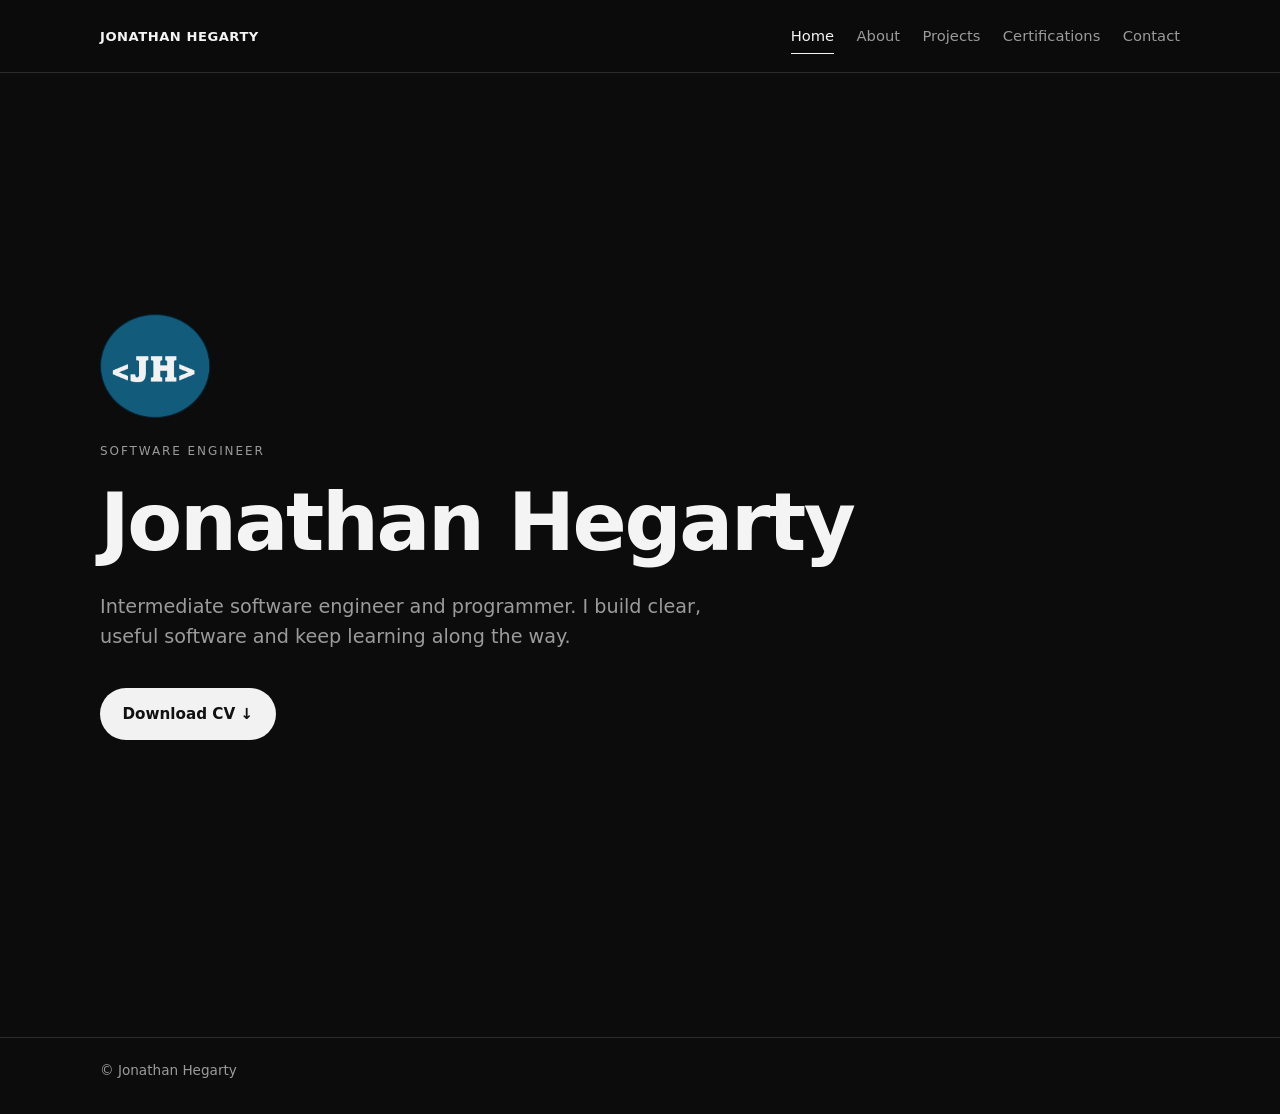
<file: index.html>
<!DOCTYPE html>
<html lang="en">
  <head>
    <meta charset="UTF-8">
    <meta name="viewport" content="width=device-width, initial-scale=1.0">
    <title>Jonathan Hegarty</title>
    <link rel="stylesheet" href="Styles/main.css">
  </head>
  <body>
    <header class="site-header">
      <div class="nav-wrap">
        <a class="brand" href="index.html">Jonathan Hegarty</a>
        <input type="checkbox" id="nav-toggle" class="nav-toggle">
        <label for="nav-toggle" class="nav-toggle-label" aria-label="Open menu"><span></span></label>
        <nav class="nav">
          <a href="index.html" class="is-active">Home</a>
          <a href="about-me.html">About</a>
          <a href="projects.html">Projects</a>
          <a href="certifications.html">Certifications</a>
          <a href="contact-me.html">Contact</a>
        </nav>
      </div>
    </header>

    <main>
      <section class="hero">
        <img src="Images/logo.png" alt="Jonathan Hegarty logo" class="hero-logo">
        <p class="eyebrow">Software engineer</p>
        <h1>Jonathan Hegarty</h1>
        <p class="lede">Intermediate software engineer and programmer. I build clear, useful software and keep learning along the way.</p>
        <a class="btn" href="Jonathan-Hegarty_CV.docx" download="Jonathan-Hegarty_CV.docx">Download CV ↓</a>
      </section>
    </main>

    <footer class="site-footer">
      <p>© Jonathan Hegarty</p>
    </footer>
  </body>
</html>
</file>
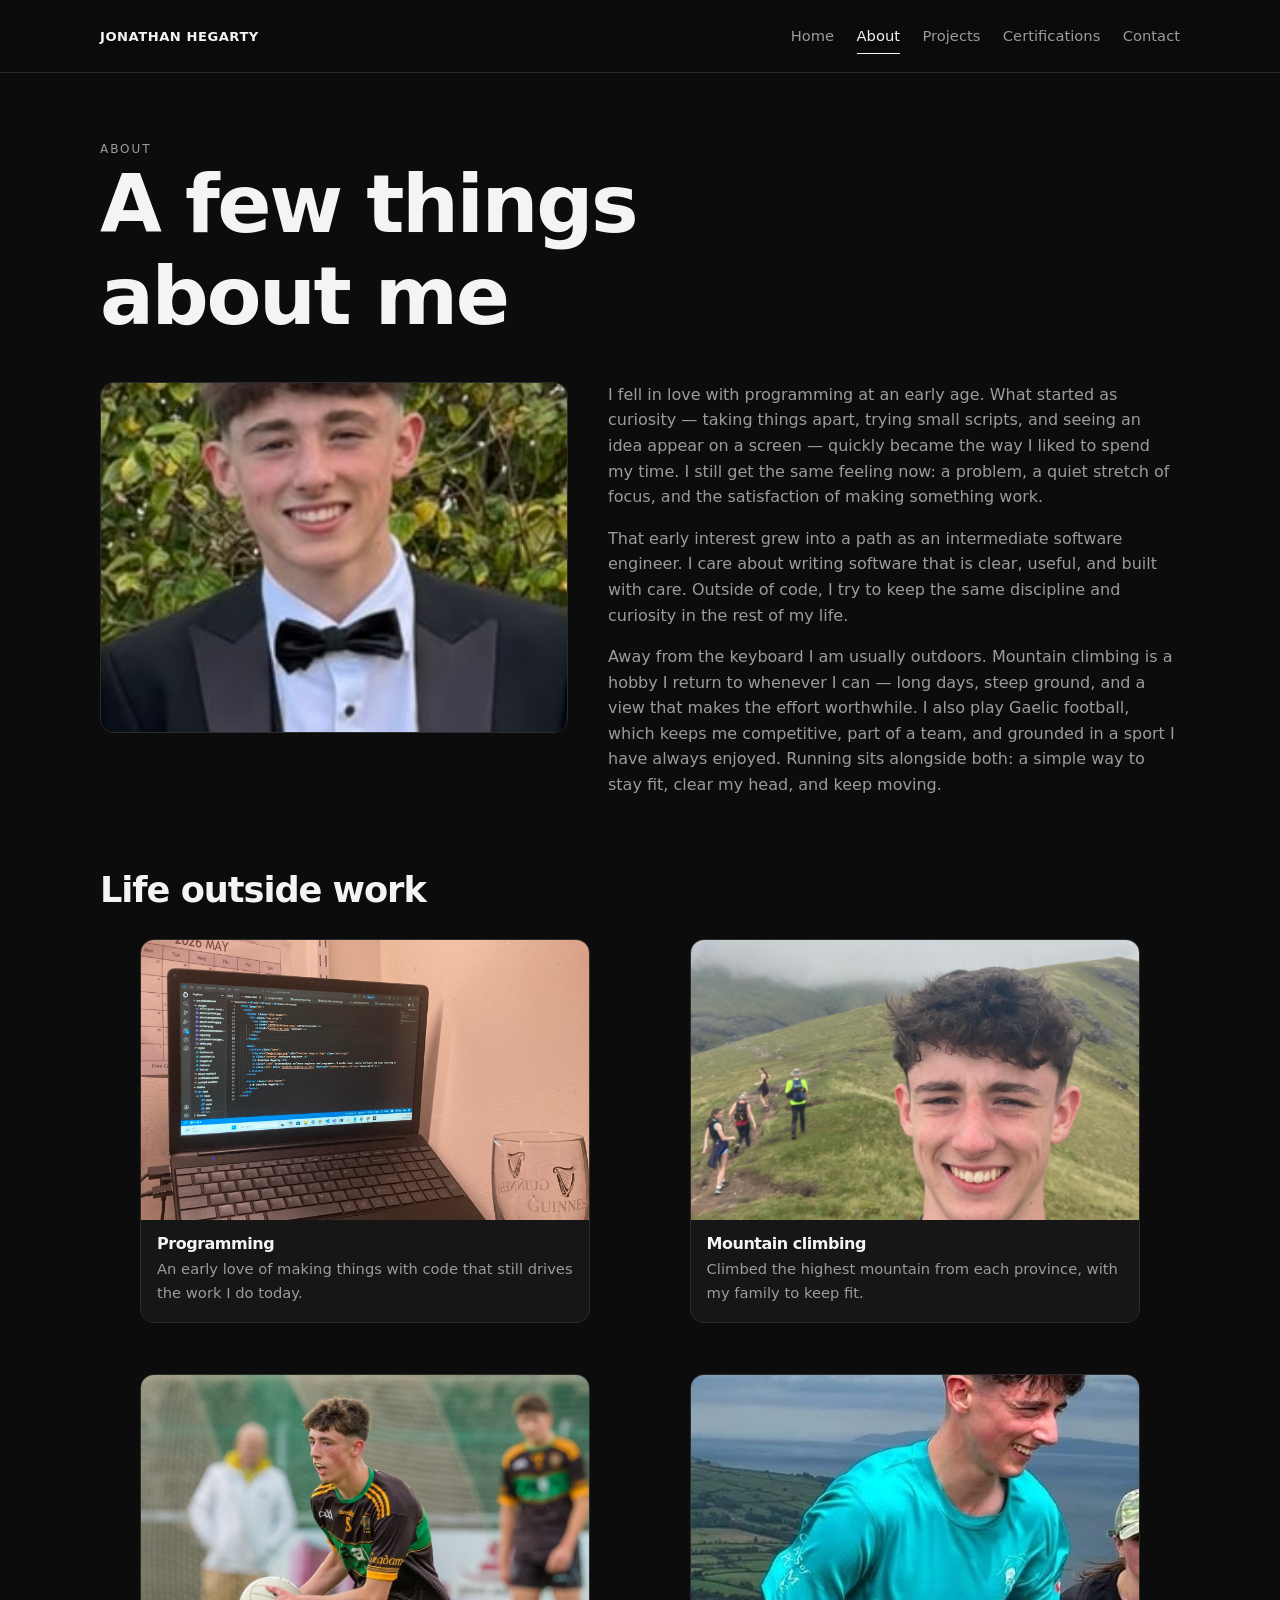
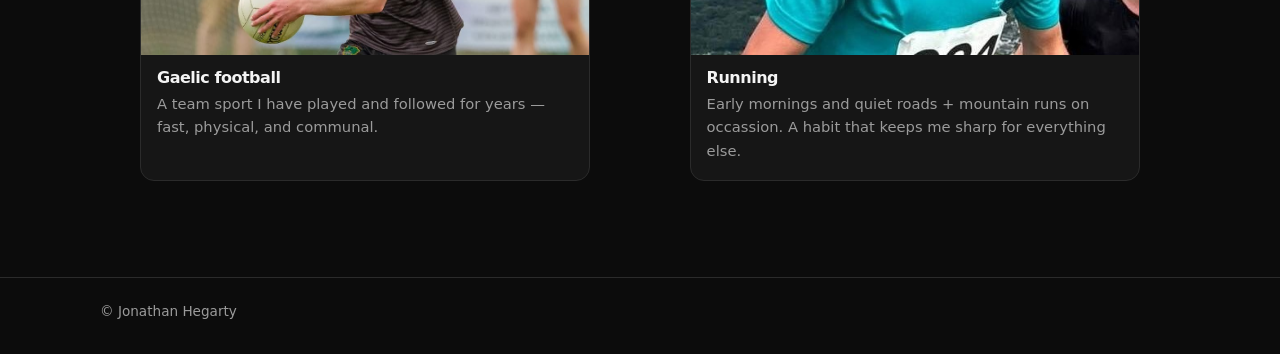
<file: about-me.html>
<!DOCTYPE html>
<html lang="en">
  <head>
    <meta charset="UTF-8">
    <meta name="viewport" content="width=device-width, initial-scale=1.0">
    <title>About me · Jonathan Hegarty</title>
    <link rel="stylesheet" href="Styles/main.css">
  </head>
  <body>
    <header class="site-header">
      <div class="nav-wrap">
        <a class="brand" href="index.html">Jonathan Hegarty</a>
        <input type="checkbox" id="nav-toggle" class="nav-toggle">
        <label for="nav-toggle" class="nav-toggle-label" aria-label="Open menu"><span></span></label>
        <nav class="nav">
          <a href="index.html">Home</a>
          <a href="about-me.html" class="is-active">About</a>
          <a href="projects.html">Projects</a>
          <a href="certifications.html">Certifications</a>
          <a href="contact-me.html">Contact</a>
        </nav>
      </div>
    </header>

    <main>
      <header class="page-header">
        <p class="eyebrow">About</p>
        <h1>A few things about me</h1>
      </header>

      <section class="about-layout">
        <img src="Images/about-portrait.jpg" alt="Placeholder portrait of a software engineer at a laptop" class="portrait">
        <div class="about-copy">
          <p>I fell in love with programming at an early age. What started as curiosity — taking things apart, trying small scripts, and seeing an idea appear on a screen — quickly became the way I liked to spend my time. I still get the same feeling now: a problem, a quiet stretch of focus, and the satisfaction of making something work.</p>
          <p>That early interest grew into a path as an intermediate software engineer. I care about writing software that is clear, useful, and built with care. Outside of code, I try to keep the same discipline and curiosity in the rest of my life.</p>
          <p>Away from the keyboard I am usually outdoors. Mountain climbing is a hobby I return to whenever I can — long days, steep ground, and a view that makes the effort worthwhile. I also play Gaelic football, which keeps me competitive, part of a team, and grounded in a sport I have always enjoyed. Running sits alongside both: a simple way to stay fit, clear my head, and keep moving.</p>
        </div>
      </section>

      <section>
        <h2>Life outside work</h2>
        <div class="photo-grid">
          <figure class="photo-card">
            <img src="Images/about-programming.jpg" alt="my setup">
            <figcaption>
              <h3>Programming</h3>
              <p>An early love of making things with code that still drives the work I do today.</p>
            </figcaption>
          </figure>
          <figure class="photo-card">
            <img src="Images/about-climbing.jpg" alt="Photo of me climbing a mountain">
            <figcaption>
              <h3>Mountain climbing</h3>
              <p>Climbed the highest mountain from each province, with my family to keep fit.</p>
            </figcaption>
          </figure>
          <figure class="photo-card">
            <img src="Images/about-gaelic-football.JPG" alt="Photo of me playing gaelic">
            <figcaption>
              <h3>Gaelic football</h3>
              <p>A team sport I have played and followed for years — fast, physical, and communal.</p>
            </figcaption>
          </figure>
          <figure class="photo-card">
            <img src="Images/about-running.JPG" alt="Photo of lurig run 2026">
            <figcaption>
              <h3>Running</h3>
              <p>Early mornings and quiet roads + mountain runs on occassion. A habit that keeps me sharp for everything else.</p>
            </figcaption>
          </figure>
        </div>
      </section>
    </main>

    <footer class="site-footer">
      <p>© Jonathan Hegarty</p>
    </footer>
  </body>
</html>
</file>
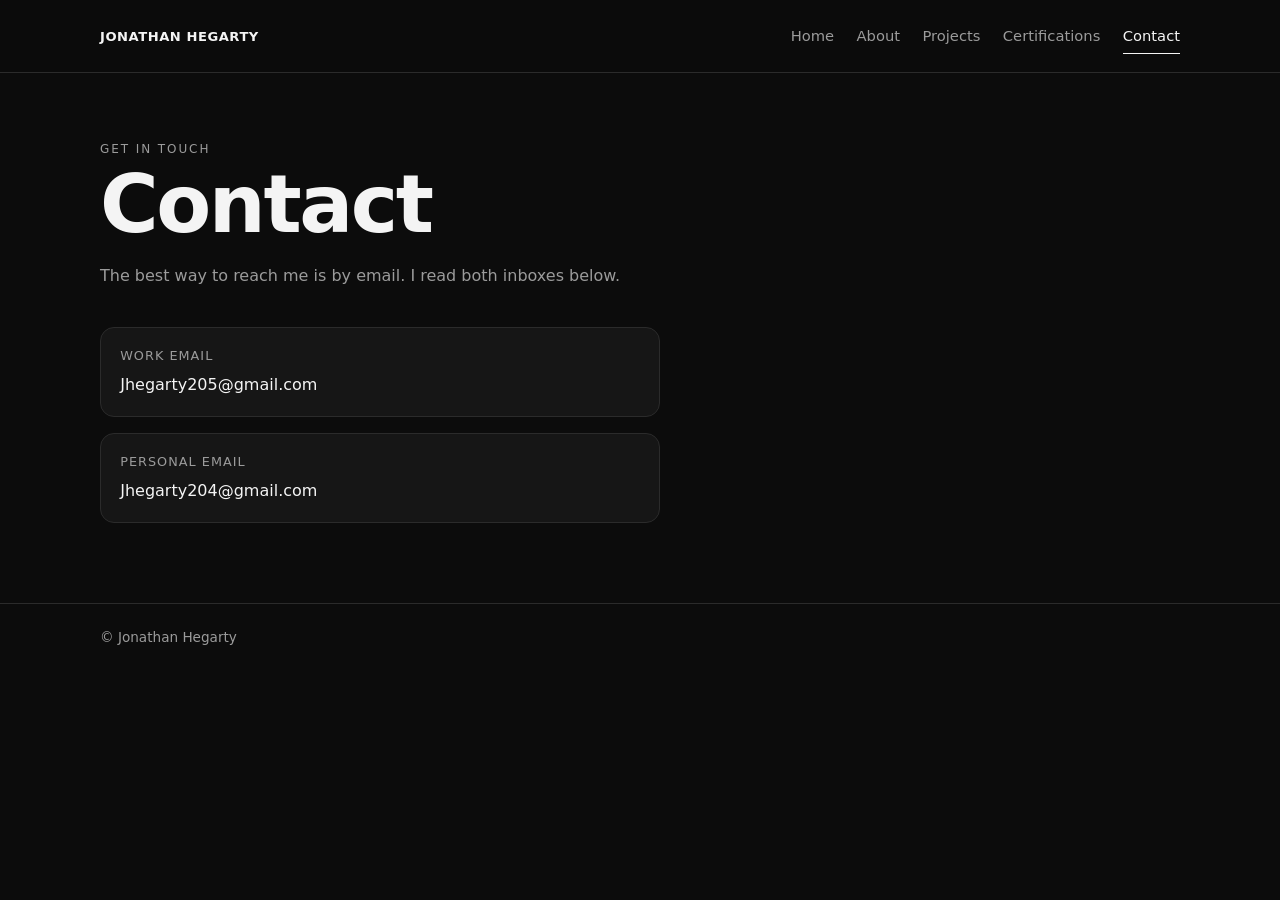
<file: contact-me.html>
<!DOCTYPE html>
<html lang="en">
  <head>
    <meta charset="UTF-8">
    <meta name="viewport" content="width=device-width, initial-scale=1.0">
    <title>Contact · Jonathan Hegarty</title>
    <link rel="stylesheet" href="Styles/main.css">
  </head>
  <body>
    <header class="site-header">
      <div class="nav-wrap">
        <a class="brand" href="index.html">Jonathan Hegarty</a>
        <input type="checkbox" id="nav-toggle" class="nav-toggle">
        <label for="nav-toggle" class="nav-toggle-label" aria-label="Open menu"><span></span></label>
        <nav class="nav">
          <a href="index.html">Home</a>
          <a href="about-me.html">About</a>
          <a href="projects.html">Projects</a>
          <a href="certifications.html">Certifications</a>
          <a href="contact-me.html" class="is-active">Contact</a>
        </nav>
      </div>
    </header>

    <main>
      <header class="page-header">
        <p class="eyebrow">Get in touch</p>
        <h1>Contact</h1>
        <p>The best way to reach me is by email. I read both inboxes below.</p>
      </header>

      <section class="contact-list">
        <div class="contact-item">
          <span>Work email</span>
          <a href="mailto:Jhegarty205@gmail.com">Jhegarty205@gmail.com</a>
        </div>
        <div class="contact-item">
          <span>Personal email</span>
          <a href="mailto:Jhegarty204@gmail.com">Jhegarty204@gmail.com</a>
        </div>
      </section>
    </main>

    <footer class="site-footer">
      <p>© Jonathan Hegarty</p>
    </footer>
  </body>
</html>
</file>
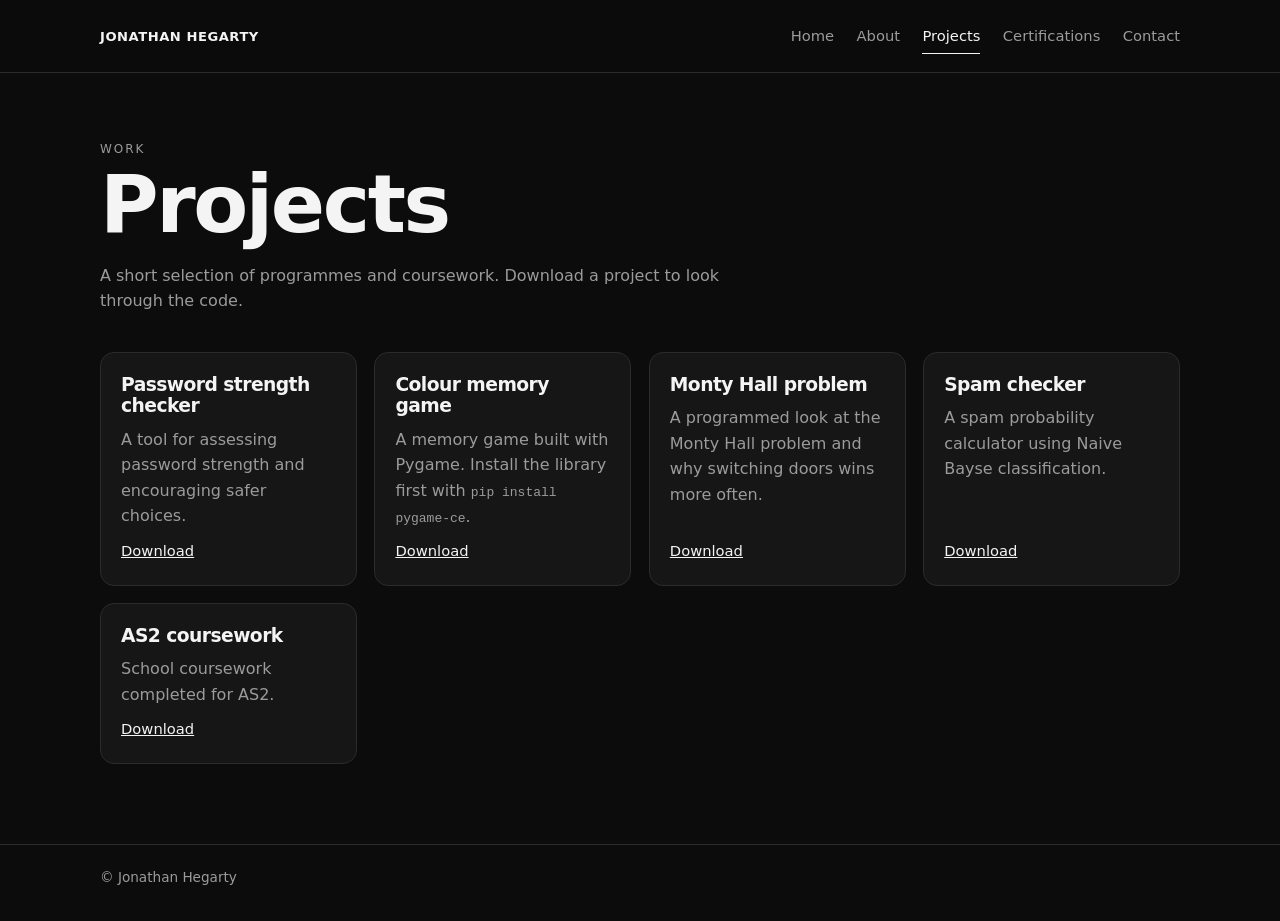
<file: projects.html>
<!DOCTYPE html>
<html lang="en">
  <head>
    <meta charset="UTF-8">
    <meta name="viewport" content="width=device-width, initial-scale=1.0">
    <title>Projects · Jonathan Hegarty</title>
    <link rel="stylesheet" href="Styles/main.css">
  </head>
  <body>
    <header class="site-header">
      <div class="nav-wrap">
        <a class="brand" href="index.html">Jonathan Hegarty</a>
        <input type="checkbox" id="nav-toggle" class="nav-toggle">
        <label for="nav-toggle" class="nav-toggle-label" aria-label="Open menu"><span></span></label>
        <nav class="nav">
          <a href="index.html">Home</a>
          <a href="about-me.html">About</a>
          <a href="projects.html" class="is-active">Projects</a>
          <a href="certifications.html">Certifications</a>
          <a href="contact-me.html">Contact</a>
        </nav>
      </div>
    </header>

    <main>
      <header class="page-header">
        <p class="eyebrow">Work</p>
        <h1>Projects</h1>
        <p>A short selection of programmes and coursework. Download a project to look through the code.</p>
      </header>

      <section class="card-grid">
        <article class="card">
          <h3>Password strength checker</h3>
          <p>A tool for assessing password strength and encouraging safer choices.</p>
          <a href="passwordStrengthChecker.zip" download>Download</a>
        </article>
        <article class="card">
          <h3>Colour memory game</h3>
          <p>A memory game built with Pygame. Install the library first with <code>pip install pygame-ce</code>.</p>
          <a href="KainosProject.zip" download>Download</a>
        </article>
        <article class="card">
          <h3>Monty Hall problem</h3>
          <p>A programmed look at the Monty Hall problem and why switching doors wins more often.</p>
          <a href="Monty hall solution.zip" download>Download</a>
        </article>
        <article class="card">
          <h3>Spam checker</h3>
          <p>A spam probability calculator using Naive Bayse classification.</p>
          <a href="SpamChecker.zip" download>Download</a>
        </article>
        <article class="card">
          <h3>AS2 coursework</h3>
          <p>School coursework completed for AS2.</p>
          <a href="Coursework.zip" download>Download</a>
        </article>

      </section>
    </main>

    <footer class="site-footer">
      <p>© Jonathan Hegarty</p>
    </footer>
  </body>
</html>
</file>
<file: Styles/main.css>
:root {
  --bg: #0c0c0c;
  --surface: #161616;
  --surface-2: #1d1d1d;
  --border: #2b2b2b;
  --text: #f4f4f4;
  --muted: #9b9b9b;
  --accent: #f2f2f2;
  --max: 1080px;
  --radius: 14px;
}

* {
  box-sizing: border-box;
}

html {
  scroll-behavior: smooth;
}

body {
  margin: 0;
  min-height: 100vh;
  background: var(--bg);
  color: var(--text);
  font-family: Inter, system-ui, -apple-system, "Segoe UI", Roboto, sans-serif;
  line-height: 1.6;
}

img {
  max-width: 100%;
  display: block;
}

a {
  color: inherit;
}

.site-header {
  position: sticky;
  top: 0;
  z-index: 20;
  background: rgba(12, 12, 12, 0.9);
  backdrop-filter: blur(12px);
  border-bottom: 1px solid var(--border);
}

.nav-wrap {
  width: min(var(--max), calc(100% - 2rem));
  margin: 0 auto;
  min-height: 72px;
  display: flex;
  align-items: center;
  justify-content: space-between;
  gap: 1rem;
}

.brand {
  text-decoration: none;
  font-weight: 650;
  letter-spacing: 0.04em;
  text-transform: uppercase;
  font-size: 0.82rem;
}

.nav-toggle {
  position: absolute;
  opacity: 0;
  pointer-events: none;
}

.nav-toggle-label {
  display: none;
  width: 42px;
  height: 42px;
  border: 1px solid var(--border);
  border-radius: 10px;
  align-items: center;
  justify-content: center;
  cursor: pointer;
}

.nav-toggle-label span,
.nav-toggle-label span::before,
.nav-toggle-label span::after {
  display: block;
  width: 18px;
  height: 1.5px;
  background: var(--text);
  position: relative;
}

.nav-toggle-label span::before,
.nav-toggle-label span::after {
  content: "";
  position: absolute;
  left: 0;
}

.nav-toggle-label span::before {
  top: -6px;
}

.nav-toggle-label span::after {
  top: 6px;
}

.nav {
  display: flex;
  gap: 0.25rem 1.4rem;
}

.nav a {
  text-decoration: none;
  color: var(--muted);
  font-size: 0.92rem;
  padding: 0.35rem 0;
  border-bottom: 1px solid transparent;
}

.nav a:hover,
.nav a.is-active {
  color: var(--text);
  border-bottom-color: var(--text);
}

main {
  width: min(var(--max), calc(100% - 2rem));
  margin: 0 auto;
  padding: 3.5rem 0 5rem;
}

.hero {
  min-height: calc(100vh - 72px);
  display: flex;
  flex-direction: column;
  justify-content: center;
  align-items: flex-start;
  gap: 1rem;
  padding: 2rem 0 4rem;
}

.hero-logo {
  width: min(140px, 36vw);
  height: auto;
  margin-bottom: 0.5rem;
  opacity: 0.95;
}

.eyebrow {
  color: var(--muted);
  letter-spacing: 0.16em;
  text-transform: uppercase;
  font-size: 0.75rem;
  margin: 0;
}

h1,
h2,
h3 {
  font-weight: 600;
  letter-spacing: -0.03em;
  line-height: 1.15;
  margin: 0;
}

h1 {
  font-size: clamp(2.4rem, 7vw, 5rem);
}

h2 {
  font-size: clamp(1.6rem, 4vw, 2.2rem);
  margin-bottom: 0.8rem;
}

.lede {
  max-width: 38rem;
  color: var(--muted);
  font-size: clamp(1rem, 2.2vw, 1.2rem);
  margin: 0.4rem 0 1.2rem;
}

.btn {
  display: inline-flex;
  align-items: center;
  justify-content: center;
  gap: 0.5rem;
  text-decoration: none;
  background: var(--accent);
  color: #111;
  border: 0;
  border-radius: 999px;
  padding: 0.85rem 1.4rem;
  font-size: 0.95rem;
  font-weight: 600;
  cursor: pointer;
  transition: opacity 0.15s ease, transform 0.15s ease;
}

.btn:hover {
  opacity: 0.86;
}

.btn:active {
  transform: translateY(1px);
}

.page-header {
  margin-bottom: 2.4rem;
  max-width: 40rem;
}

.page-header p {
  color: var(--muted);
  margin: 0.7rem 0 0;
}

.about-layout {
  display: grid;
  grid-template-columns: 0.9fr 1.1fr;
  gap: 2.5rem;
  align-items: start;
  margin-bottom: 3.5rem;
}

.portrait {
  width: 100%;
  aspect-ratio: 4 / 3;
  object-fit: cover;
  border-radius: var(--radius);
  border: 1px solid var(--border);
}

.about-copy p {
  color: var(--muted);
  margin: 0 0 1rem;
}

.photo-grid {
  display: grid;
  grid-template-columns: repeat(2, minmax(0, 1fr));
  gap: 1.2rem;
}

.photo-card {
  background: var(--surface);
  border: 1px solid var(--border);
  border-radius: var(--radius);
  overflow: hidden;
}

.photo-card img {
  width: 100%;
  aspect-ratio: 16 / 10;
  object-fit: cover;
}

.photo-card figcaption {
  padding: 0.9rem 1rem 1.1rem;
}

.photo-card h3 {
  font-size: 1rem;
  margin-bottom: 0.25rem;
}

.photo-card p {
  margin: 0;
  color: var(--muted);
  font-size: 0.92rem;
}

.card-grid {
  display: grid;
  grid-template-columns: repeat(auto-fit, minmax(240px, 1fr));
  gap: 1.1rem;
}

.card {
  background: var(--surface);
  border: 1px solid var(--border);
  border-radius: var(--radius);
  padding: 1.3rem 1.25rem 1.4rem;
  display: flex;
  flex-direction: column;
  gap: 0.6rem;
}

.card p {
  color: var(--muted);
  margin: 0;
  flex: 1;
}

.card a {
  color: var(--text);
  font-size: 0.92rem;
}

.cert-card {
  background: var(--surface);
  border: 1px solid var(--border);
  border-radius: var(--radius);
  overflow: hidden;
  max-width: 720px;
}

.cert-card img {
  width: 100%;
  height: auto;
}

.cert-card .card-body {
  padding: 1.1rem 1.2rem 1.3rem;
}

.cert-card p {
  margin: 0.35rem 0 0;
  color: var(--muted);
}

.contact-list {
  display: grid;
  gap: 1rem;
  max-width: 560px;
}

.contact-item {
  background: var(--surface);
  border: 1px solid var(--border);
  border-radius: var(--radius);
  padding: 1.15rem 1.2rem;
}

.contact-item span {
  display: block;
  color: var(--muted);
  font-size: 0.8rem;
  letter-spacing: 0.08em;
  text-transform: uppercase;
  margin-bottom: 0.35rem;
}

.contact-item a {
  color: var(--text);
  text-decoration: none;
  word-break: break-word;
}

.contact-item a:hover {
  text-decoration: underline;
}

.site-footer {
  border-top: 1px solid var(--border);
  color: var(--muted);
  font-size: 0.85rem;
}

.site-footer p {
  width: min(var(--max), calc(100% - 2rem));
  margin: 0 auto;
  padding: 1.4rem 0 2rem;
}

@media (max-width: 800px) {
  .nav-toggle-label {
    display: flex;
  }

  .nav {
    display: none;
    position: absolute;
    top: 72px;
    left: 0;
    right: 0;
    background: #111;
    border-bottom: 1px solid var(--border);
    flex-direction: column;
    padding: 0.6rem 1rem 1rem;
    gap: 0;
  }

  .nav a {
    padding: 0.8rem 0.2rem;
    border-bottom: 1px solid var(--border);
  }

  .nav-toggle:checked ~ .nav {
    display: flex;
  }

  .about-layout,
  .photo-grid {
    grid-template-columns: 1fr;
  }

  .hero {
    min-height: auto;
    padding-top: 2.5rem;
  }
}

@media (max-width: 480px) {
  main {
    padding-top: 2.2rem;
  }

  .card,
  .contact-item {
    padding: 1.05rem;
  }
}
</file>
